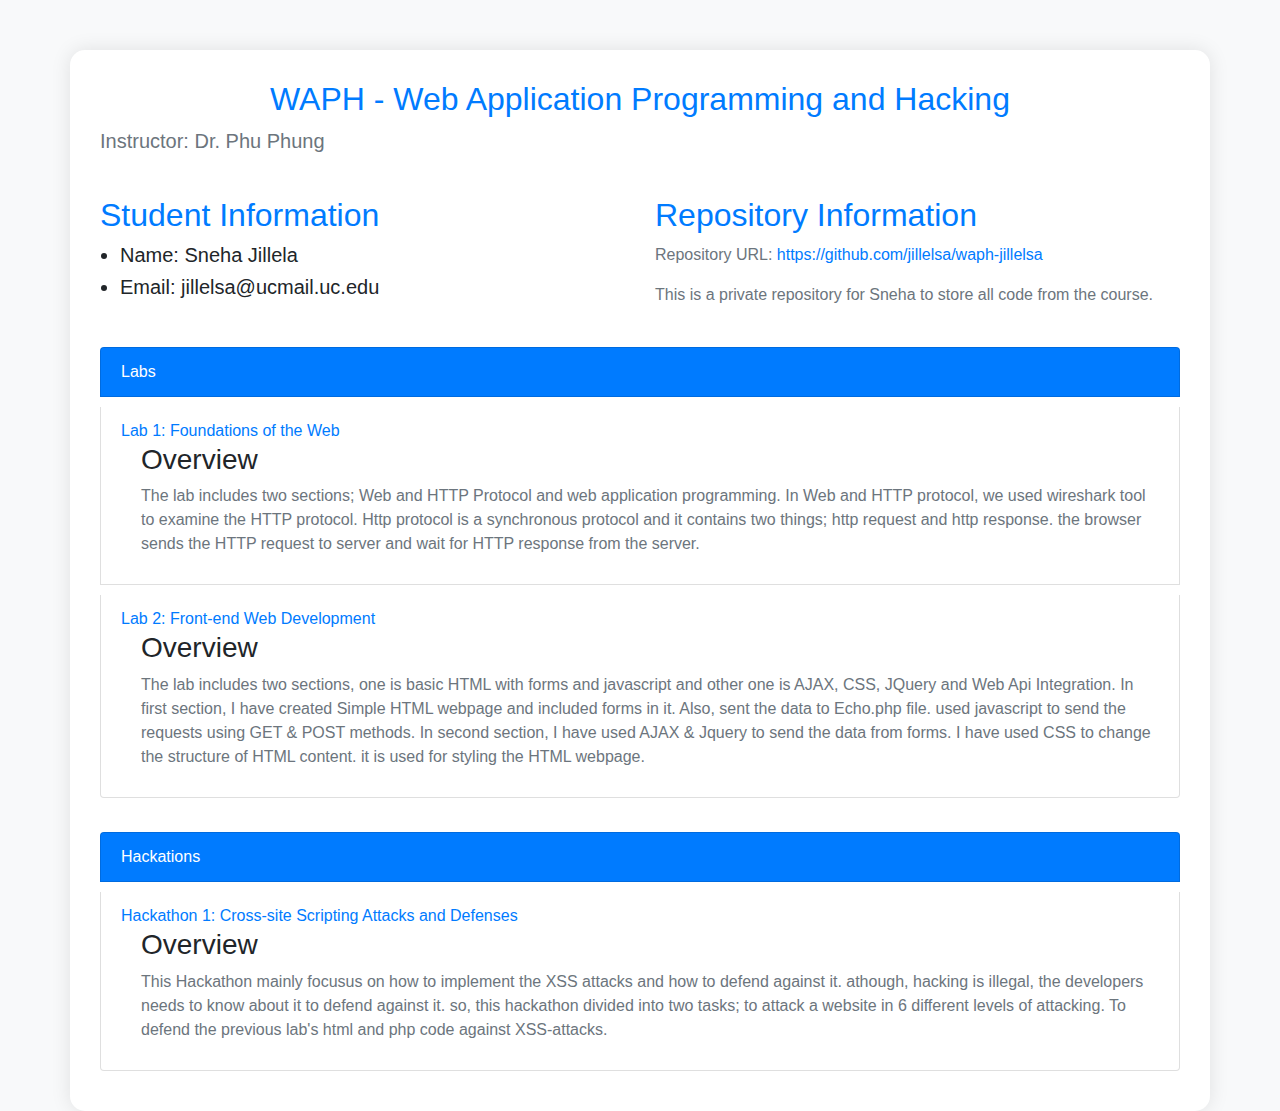
<file: waph.html>
<!DOCTYPE html>
<html lang="en">
<head>
    <meta charset="UTF-8">
    <meta name="viewport" content="width=device-width, initial-scale=1.0">
    <title>WAPH Course Information</title>
    <!-- Add Bootstrap CSS Link -->
    <link rel="stylesheet" href="https://stackpath.bootstrapcdn.com/bootstrap/4.5.2/css/bootstrap.min.css">
    <style>
        body {
            font-family: Arial, sans-serif;
            background-color: #f8f9fa;
        }

        .container {
            background-color: #ffffff;
            padding: 30px;
            border-radius: 15px;
            box-shadow: 0 0 20px rgba(0, 0, 0, 0.1);
            margin-top: 50px;
        }

        h1, h2 {
            color: #007bff;
        }

        p {
            color: #6c757d;
        }

        ul {
            padding-left: 20px;
        }

        .list-group-item-info {
            background-color: #007bff;
            color: #ffffff;
        }

        a {
            color: #007bff;
        }

        a:hover {
            text-decoration: none;
            color: #0056b3;
        }

        .overview {
            padding-left: 20px;
            margin-bottom: 10px;
        }

        .list-group-item {
            margin-bottom: 10px;
        }
    </style>
</head>
<body>
    <div class="container">
        <div class="header-text">

            <h2 class="section-heading text-center">WAPH - Web Application Programming and Hacking</h2>
            <p class="lead">Instructor: Dr. Phu Phung</p>

            <div class="row">
                <div class="col-md-6">
                    <h2 class="mt-4">Student Information</h2>
                    <ul>
                        <li class="h5">Name: Sneha Jillela</li>
                        <li class="h5">Email: jillelsa@ucmail.uc.edu</li>
                    </ul>
                </div>
                <div class="col-md-6">
                    <h2 class="mt-4">Repository Information</h2>
                    <p class="header-text">Repository URL: <a href="https://github.com/jillelsa/waph-jillelsa"> https://github.com/jillelsa/waph-jillelsa</a></p>
                    <p>This is a private repository for Sneha to store all code from the course.</p>
                </div>
            </div>
        </div>

        <ul class="list-group mt-4">
            <li class="list-group-item list-group-item-info">Labs</li>
            
            <li class="list-group-item">
                <a href="https://github.com/jillelsa/waph-jillelsa/tree/main/labs/lab1">Lab 1: Foundations of the Web</a>
                <div class="overview">
                    <h3>Overview</h3>
                    <p>The lab includes two sections; Web and HTTP Protocol and web application programming. In Web and HTTP protocol, we used wireshark tool to examine the HTTP protocol. Http protocol is a synchronous protocol and it contains two things; http request and http response. the browser sends the HTTP request to server and wait for HTTP response from the server.</p>
                </div>
            </li>
            <li class="list-group-item">
                <a href="https://github.com/jillelsa/waph-jillelsa/tree/main/labs/lab2">Lab 2: Front-end Web Development</a>
                <div class="overview">
                    <h3>Overview</h3>
                    <p>The lab includes two sections, one is basic HTML with forms and javascript and other one is AJAX, CSS, JQuery and Web Api Integration. In first section, I have created Simple HTML webpage and included forms in it. Also, sent the data to Echo.php file. used javascript to send the requests using GET & POST methods. In second section, I have used AJAX & Jquery to send the data from forms. I have used CSS to change the structure of HTML content. it is used for styling the HTML webpage.</p>
                </div>
            </li>
        </ul>

        <ul class="list-group mt-4">
            <li class="list-group-item list-group-item-info">Hackations</li>
            <li class="list-group-item">
                <a href="https://github.com/jillelsa/waph-jillelsa/tree/main/hackathon1">Hackathon 1: Cross-site Scripting Attacks and Defenses</a>
                <div class="overview">
                    <h3>Overview</h3>
                    <p>This Hackathon mainly focusus on how to implement the XSS attacks and how to defend against it. athough, hacking is illegal, the developers needs to know about it to defend against it. so, this hackathon divided into two tasks;
                        to attack a website in 6 different levels of attacking.
                        To defend the previous lab's html and php code against XSS-attacks.
                    </p>   </div>
            </li>
        </ul>
    </div>

    <!-- Add Bootstrap JS and Popper.js Scripts -->
    <script src="https://code.jquery.com/jquery-3.5.1.slim.min.js"></script>
    <script src="https://cdn.jsdelivr.net/npm/@popperjs/core@2.0.8/dist/umd/popper.min.js"></script>
    <script src="https://stackpath.bootstrapcdn.com/bootstrap/4.5.2/js/bootstrap.min.js"></script>
</body>
</html>
</file>
